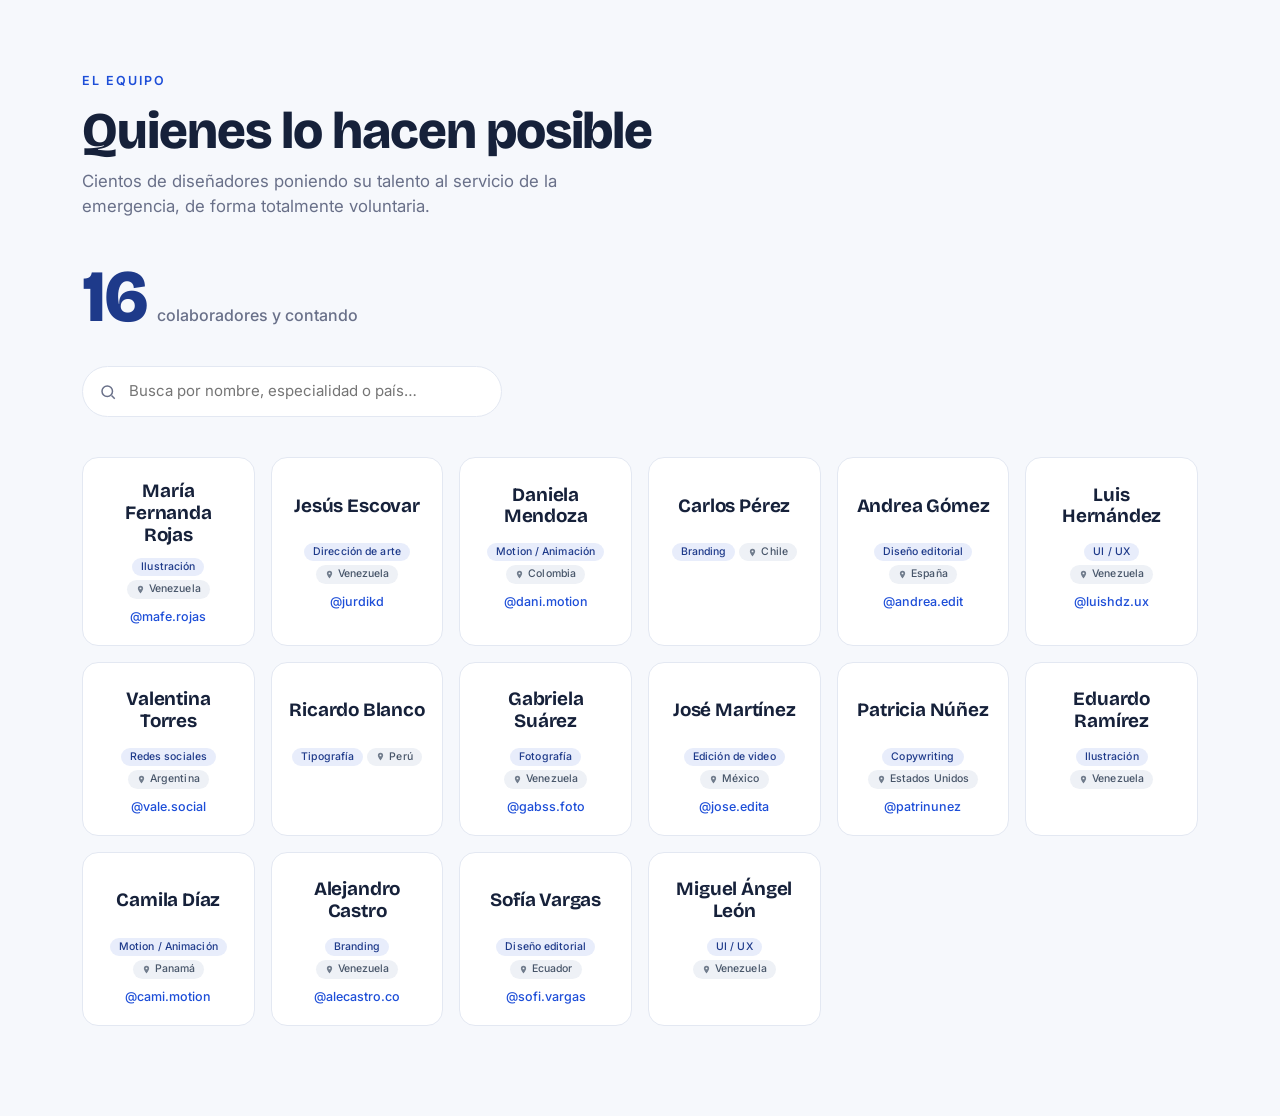
<file: colaboradores (2).html>
<!DOCTYPE html>
<!--
  ============================================================
  MÓDULO DE COLABORADORES — Diseñadores x Venezuela
  ============================================================
  CÓMO USARLO:
  - Opción 1: súbelo como página aparte (ej: colaboradores.html) y enlázalo desde tu menú.
  - Opción 2: copia la sección <section class="collab-section">...</section>,
    el <style> y el <script> dentro de tu index.html (si tu index ya carga Bootstrap,
    no dupliques los <link>/<script> de Bootstrap).

  DÓNDE PONER TUS 400 NOMBRES:
  - Busca abajo "const colaboradores =" y edita esa lista.
  - Formato por persona:  { nombre: "Nombre", rol: "Especialidad", ig: "usuario" }
  - El campo "ig" es opcional (déjalo vacío "" o bórralo si no aplica).

  ¿QUIERES QUE SE ACTUALICE SOLO DESDE TU GOOGLE SHEET? (recomendado para 400)
  - Es posible y te lo explico en el chat. Evita editar este archivo cada vez.
  ============================================================
-->
<html lang="es">
<head>
<meta charset="UTF-8">
<meta name="viewport" content="width=device-width, initial-scale=1.0">
<title>Colaboradores — Diseñadores x Venezuela</title>

<!-- Bootstrap 5 -->
<link rel="stylesheet" href="https://cdnjs.cloudflare.com/ajax/libs/bootstrap/5.3.3/css/bootstrap.min.css">
<!-- Fuentes (consistentes con tu landing) -->
<link rel="preconnect" href="https://fonts.googleapis.com">
<link rel="preconnect" href="https://fonts.gstatic.com" crossorigin>
<link href="https://fonts.googleapis.com/css2?family=Bricolage+Grotesque:opsz,wght@12..96,600;12..96,700;12..96,800&family=Inter:wght@400;500;600&display=swap" rel="stylesheet">

<style>
  :root{
    --paper:#F6F8FC;
    --ink:#16213A;
    --muted:#697089;
    --brand:#1D4ED8;
    --brand-deep:#1E3A8A;
    --line:#E3E8F2;
    --card:#FFFFFF;
  }

  body{
    background:var(--paper);
    color:var(--ink);
    font-family:'Inter',system-ui,sans-serif;
  }

  .collab-section{padding:72px 0 90px}

  /* ---- header ---- */
  .collab-eyebrow{
    font-size:12.5px;letter-spacing:.16em;text-transform:uppercase;
    color:var(--brand);font-weight:600;margin-bottom:14px;
  }
  .collab-title{
    font-family:'Bricolage Grotesque',sans-serif;font-weight:800;
    letter-spacing:-.02em;line-height:1.05;
    font-size:clamp(2rem,5vw,3.2rem);margin-bottom:10px;
  }
  .collab-sub{color:var(--muted);font-size:1.05rem;max-width:46ch}

  /* count-up badge */
  .collab-count{
    display:inline-flex;align-items:baseline;gap:10px;
    margin:26px 0 6px;
  }
  .collab-count .big{
    font-family:'Bricolage Grotesque',sans-serif;font-weight:800;
    font-size:clamp(2.6rem,8vw,4.6rem);line-height:1;
    color:var(--brand-deep);letter-spacing:-.03em;
  }
  .collab-count .lbl{color:var(--muted);font-weight:500}

  /* ---- search ---- */
  .collab-search{
    max-width:420px;margin:26px 0 40px;position:relative;
  }
  .collab-search input{
    border:1.5px solid var(--line);border-radius:999px;
    padding:13px 20px 13px 46px;font-size:15px;width:100%;
    background:var(--card);transition:border-color .15s ease,box-shadow .15s ease;
  }
  .collab-search input:focus{
    outline:none;border-color:var(--brand);
    box-shadow:0 0 0 4px rgba(29,78,216,.12);
  }
  .collab-search svg{
    position:absolute;left:17px;top:50%;transform:translateY(-50%);
    width:18px;height:18px;color:var(--muted);
  }

  /* ---- cards ---- */
  .collab-card{
    background:var(--card);border:1px solid var(--line);
    border-radius:16px;padding:22px 16px 18px;text-align:center;
    height:100%;transition:transform .18s ease,box-shadow .18s ease,border-color .18s ease;
  }
  .collab-card:hover{
    transform:translateY(-4px);
    box-shadow:0 12px 28px -12px rgba(22,33,58,.22);
    border-color:#CBD5EE;
  }
  .collab-name{
    font-family:'Bricolage Grotesque',sans-serif;
    font-size:1.18rem;font-weight:700;line-height:1.16;
    margin:0 0 12px;color:var(--ink);letter-spacing:-.01em;
    min-height:2.7em;display:flex;align-items:center;justify-content:center;
  }
  /* etiquetas (rol + país) — más pequeñas que el nombre */
  .chip{
    display:inline-flex;align-items:center;gap:4px;
    font-size:10.5px;font-weight:500;letter-spacing:.01em;
    padding:4px 9px;line-height:1;
  }
  .chip-rol{
    color:var(--brand-deep);background:rgba(29,78,216,.10);
  }
  .chip-pais{
    color:#475569;background:#EEF1F6;
  }
  .chip-pais svg{width:9px;height:9px;opacity:.75}
  .collab-ig{
    font-size:12.5px;color:var(--brand);text-decoration:none;font-weight:500;
  }
  .collab-ig:hover{text-decoration:underline}

  /* ---- reveal animation ---- */
  .reveal{opacity:0;transform:translateY(16px)}
  .reveal.is-visible{
    opacity:1;transform:none;
    transition:opacity .5s ease,transform .5s ease;
  }

  .collab-empty{
    display:none;text-align:center;color:var(--muted);
    padding:50px 0;font-size:1.05rem;
  }

  @media (prefers-reduced-motion:reduce){
    .reveal{opacity:1;transform:none;transition:none}
    .collab-card{transition:none}
  }
</style>
</head>
<body>

<section class="collab-section">
  <div class="container">

    <!-- Encabezado -->
    <p class="collab-eyebrow">El equipo</p>
    <h2 class="collab-title">Quienes lo hacen posible</h2>
    <p class="collab-sub">Cientos de diseñadores poniendo su talento al servicio de la emergencia, de forma totalmente voluntaria.</p>

    <div class="collab-count">
      <span class="big" id="collabBig">0</span>
      <span class="lbl">colaboradores y contando</span>
    </div>

    <!-- Buscador -->
    <div class="collab-search">
      <svg xmlns="http://www.w3.org/2000/svg" fill="none" viewBox="0 0 24 24" stroke="currentColor" stroke-width="2">
        <circle cx="11" cy="11" r="7"></circle><path d="m21 21-4.3-4.3"></path>
      </svg>
      <input type="text" id="collabSearch" placeholder="Busca por nombre, especialidad o país…" aria-label="Buscar colaborador">
    </div>

    <!-- Grid -->
    <div class="row g-3" id="collabGrid"></div>

    <p class="collab-empty" id="collabEmpty">No encontramos a nadie con ese nombre. Prueba con otra palabra.</p>

  </div>
</section>

<!-- Bootstrap JS (opcional, por si usas componentes interactivos de Bootstrap) -->
<script src="https://cdnjs.cloudflare.com/ajax/libs/bootstrap/5.3.3/js/bootstrap.bundle.min.js"></script>

<script>
  /* ============================================================
     ▼▼▼  TUS 400 COLABORADORES VAN AQUÍ  ▼▼▼
     Formato:  { nombre: "Nombre Apellido", rol: "Especialidad", pais: "País", ig: "usuario" }
     - "ig" es opcional. Déjalo "" si no tienes.
     ============================================================ */
  const colaboradores = [
    { nombre: "María Fernanda Rojas", rol: "Ilustración",        pais: "Venezuela",      ig: "mafe.rojas" },
    { nombre: "Jesús Escovar",        rol: "Dirección de arte",  pais: "Venezuela",      ig: "jurdikd" },
    { nombre: "Daniela Mendoza",      rol: "Motion / Animación", pais: "Colombia",       ig: "dani.motion" },
    { nombre: "Carlos Pérez",         rol: "Branding",           pais: "Chile",          ig: "" },
    { nombre: "Andrea Gómez",         rol: "Diseño editorial",   pais: "España",         ig: "andrea.edit" },
    { nombre: "Luis Hernández",       rol: "UI / UX",            pais: "Venezuela",      ig: "luishdz.ux" },
    { nombre: "Valentina Torres",     rol: "Redes sociales",     pais: "Argentina",      ig: "vale.social" },
    { nombre: "Ricardo Blanco",       rol: "Tipografía",         pais: "Perú",           ig: "" },
    { nombre: "Gabriela Suárez",      rol: "Fotografía",         pais: "Venezuela",      ig: "gabss.foto" },
    { nombre: "José Martínez",        rol: "Edición de video",   pais: "México",         ig: "jose.edita" },
    { nombre: "Patricia Núñez",       rol: "Copywriting",        pais: "Estados Unidos", ig: "patrinunez" },
    { nombre: "Eduardo Ramírez",      rol: "Ilustración",        pais: "Venezuela",      ig: "" },
    { nombre: "Camila Díaz",          rol: "Motion / Animación", pais: "Panamá",         ig: "cami.motion" },
    { nombre: "Alejandro Castro",     rol: "Branding",           pais: "Venezuela",      ig: "alecastro.co" },
    { nombre: "Sofía Vargas",         rol: "Diseño editorial",   pais: "Ecuador",        ig: "sofi.vargas" },
    { nombre: "Miguel Ángel León",    rol: "UI / UX",            pais: "Venezuela",      ig: "" }
    // ... pega aquí el resto de tus colaboradores, separados por comas
  ];
  /* ▲▲▲  FIN DE LA LISTA  ▲▲▲ */


  // ---------- Lógica del módulo (no necesitas tocar nada de aquí abajo) ----------

  const grid = document.getElementById('collabGrid');
  const empty = document.getElementById('collabEmpty');

  // Construir las tarjetas
  function render(lista){
    grid.innerHTML = '';
    lista.forEach(c => {
      const col = document.createElement('div');
      col.className = 'col-6 col-sm-4 col-md-3 col-xl-2';
      const ig = c.ig ? `<a class="collab-ig" href="https://instagram.com/${c.ig}" target="_blank" rel="noopener">@${c.ig}</a>` : '';
      const rolBadge  = c.rol  ? `<span class="badge rounded-pill chip chip-rol">${c.rol}</span>` : '';
      const paisBadge = c.pais ? `<span class="badge rounded-pill chip chip-pais"><svg xmlns="http://www.w3.org/2000/svg" viewBox="0 0 24 24" fill="currentColor"><path d="M12 2a7 7 0 0 0-7 7c0 5 7 13 7 13s7-8 7-13a7 7 0 0 0-7-7zm0 9.5A2.5 2.5 0 1 1 12 6.5a2.5 2.5 0 0 1 0 5z"/></svg>${c.pais}</span>` : '';
      const igHtml    = ig ? `<div class="mt-1">${ig}</div>` : '';
      col.innerHTML = `
        <article class="collab-card reveal">
          <h3 class="collab-name">${c.nombre}</h3>
          <div class="d-flex flex-wrap justify-content-center gap-1">
            ${rolBadge}${paisBadge}
          </div>
          ${igHtml}
        </article>`;
      grid.appendChild(col);
    });
    observarReveal();
  }

  // Animación de aparición al hacer scroll
  let observer;
  function observarReveal(){
    if (observer) observer.disconnect();
    if (!('IntersectionObserver' in window)) {
      document.querySelectorAll('.reveal').forEach(el => el.classList.add('is-visible'));
      return;
    }
    observer = new IntersectionObserver((entries) => {
      entries.forEach((entry, i) => {
        if (entry.isIntersecting){
          // pequeño escalonado para que no aparezcan todas de golpe
          setTimeout(() => entry.target.classList.add('is-visible'), (i % 6) * 60);
          observer.unobserve(entry.target);
        }
      });
    }, { rootMargin: '0px 0px -40px 0px', threshold: 0.05 });
    document.querySelectorAll('.reveal').forEach(el => observer.observe(el));
  }

  // Buscador
  document.getElementById('collabSearch').addEventListener('input', (e) => {
    const q = e.target.value.trim().toLowerCase();
    const filtrados = colaboradores.filter(c =>
      c.nombre.toLowerCase().includes(q) ||
      (c.rol  || '').toLowerCase().includes(q) ||
      (c.pais || '').toLowerCase().includes(q)
    );
    render(filtrados);
    empty.style.display = filtrados.length ? 'none' : 'block';
  });

  // Contador animado (cuenta de 0 hasta el total)
  function contarHasta(el, total){
    if (window.matchMedia('(prefers-reduced-motion: reduce)').matches){ el.textContent = total; return; }
    const dur = 1100, t0 = performance.now();
    function paso(t){
      const p = Math.min((t - t0) / dur, 1);
      el.textContent = Math.floor(p * total);
      if (p < 1) requestAnimationFrame(paso);
    }
    requestAnimationFrame(paso);
  }

  // Inicializar
  render(colaboradores);
  contarHasta(document.getElementById('collabBig'), colaboradores.length);
</script>

</body>
</html>
</file>
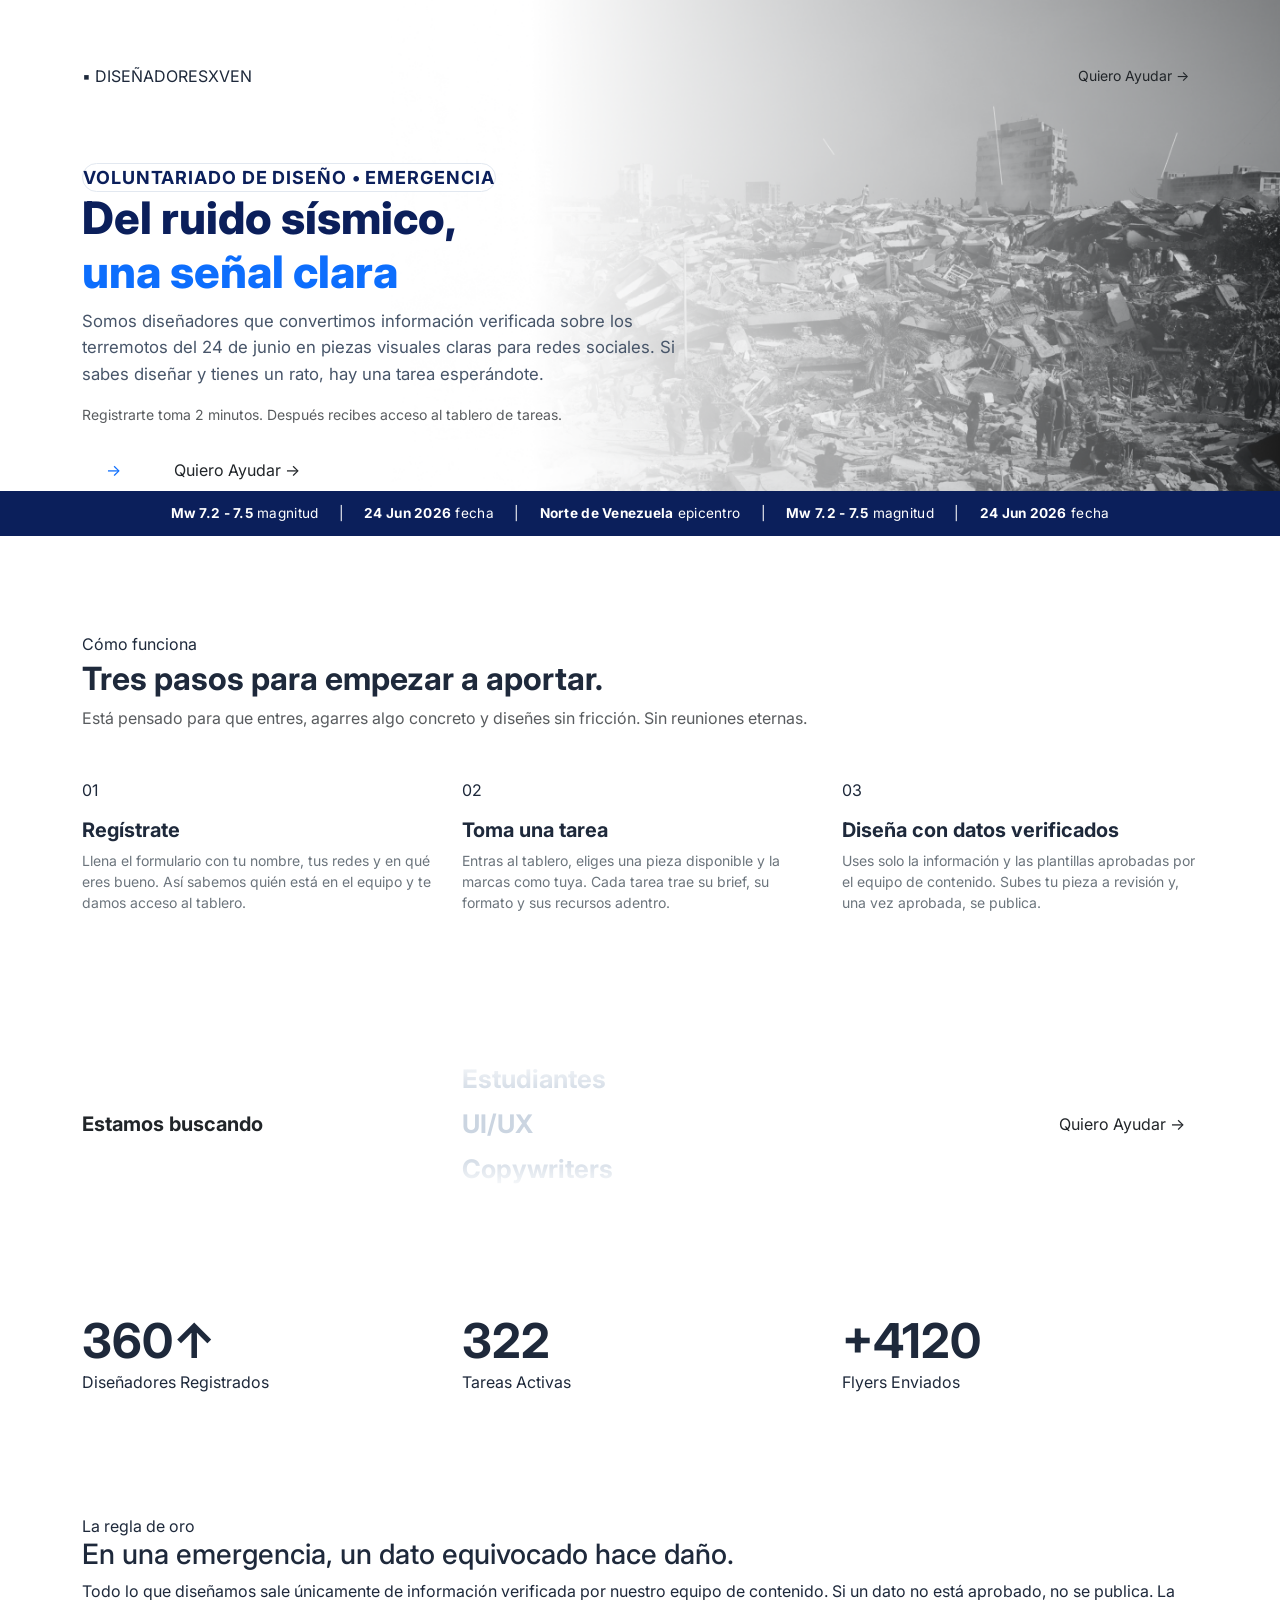
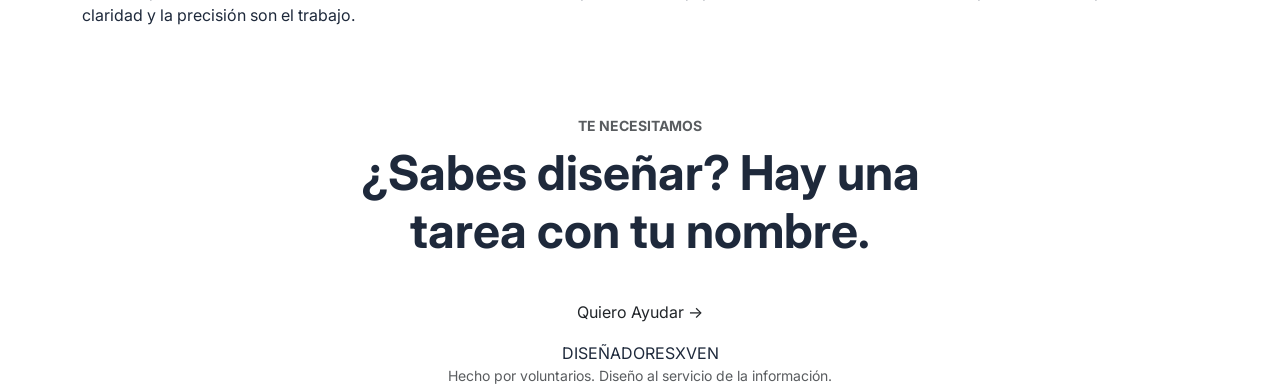
<file: index copy.html>
<!doctype html>
<html lang="es_VE">
  <head>
    <meta charset="UTF-8" />
    <meta name="viewport" content="width=device-width, initial-scale=1.0" />
    <title>Diseñadores por Ven - Voluntariado de Diseño</title>
    <link
      href="https://cdn.jsdelivr.net/npm/bootstrap@5.3.3/dist/css/bootstrap.min.css"
      rel="stylesheet"
    />
    <link
      href="https://fonts.googleapis.com/css2?family=Inter:wght@300;400;600;700;800&display=swap"
      rel="stylesheet"
    />
    <link rel="stylesheet" href="./css/style.css" />
  </head>
  <body>
    <header class="hero-section">
      <div class="container">
        <nav class="d-flex justify-content-between align-items-center mb-5">
          <div class="brand-logo">
            <span class="dot-indicator">▪</span> DISEÑADORESXVEN
          </div>
          <a
            href="https://forms.gle/bs28bGgUnU8BZX2B7"
            class="btn btn-orange btn-sm"
            >Quiero Ayudar &rarr;</a
          >
        </nav>

        <div class="row pt-4">
          <div class="col-lg-7">
            <span class="badge-emergency">
              VOLUNTARIADO DE DISEÑO • EMERGENCIA
            </span>
            <h1 class="hero-title">
              Del ruido sísmico,<br /><span class="text-primary"
                >una señal clara</span
              >
            </h1>
            <p class="hero-lead">
              Somos diseñadores que convertimos información verificada sobre los
              terremotos del 24 de junio en piezas visuales claras para redes
              sociales. Si sabes diseñar y tienes un rato, hay una tarea
              esperándote.
            </p>
            <p class="text-muted small mb-4">
              Registrarte toma 2 minutos. Después recibes acceso al tablero de
              tareas.
            </p>
            <a
              href="https://forms.gle/bs28bGgUnU8BZX2B7"
              class="btn border-0 btn-outline-primary px-4 py-2"
            >
              &rarr;</a
            >
            <a
              href="https://forms.gle/bs28bGgUnU8BZX2B7"
              class="btn btn-orange px-4 py-2"
              >Quiero Ayudar &rarr;</a
            >
          </div>
        </div>
      </div>
    </header>

    <div class="ticker-bar">
      <div class="container-fluid text-center">
        <span class="mx-3"><strong>Mw 7.2 - 7.5</strong> magnitud</span> |
        <span class="mx-3"><strong>24 Jun 2026</strong> fecha</span> |
        <span class="mx-3"><strong>Norte de Venezuela</strong> epicentro</span>
        |
        <span class="mx-3 d-none d-md-inline"
          ><strong>Mw 7.2 - 7.5</strong> magnitud</span
        >
        |
        <span class="mx-3 d-none d-md-inline"
          ><strong>24 Jun 2026</strong> fecha</span
        >
      </div>
    </div>

    <section class="py-5 my-5">
      <div class="container">
        <div class="mb-5">
          <span class="section-subtitle">Cómo funciona</span>
          <h2 class="fw-bold text-navy-dark mt-1">
            Tres pasos para empezar a aportar.
          </h2>
          <p class="text-muted">
            Está pensado para que entres, agarres algo concreto y diseñes sin
            fricción. Sin reuniones eternas.
          </p>
        </div>

        <div class="row g-4">
          <div class="col-md-4">
            <div class="step-card">
              <div class="step-number mb-3">01</div>
              <h4 class="h5 fw-bold">Regístrate</h4>
              <p class="text-secondary small mb-0">
                Llena el formulario con tu nombre, tus redes y en qué eres
                bueno. Así sabemos quién está en el equipo y te damos acceso al
                tablero.
              </p>
            </div>
          </div>
          <div class="col-md-4">
            <div class="step-card">
              <div class="step-number mb-3">02</div>
              <h4 class="h5 fw-bold">Toma una tarea</h4>
              <p class="text-secondary small mb-0">
                Entras al tablero, eliges una pieza disponible y la marcas como
                tuya. Cada tarea trae su brief, su formato y sus recursos
                adentro.
              </p>
            </div>
          </div>
          <div class="col-md-4">
            <div class="step-card">
              <div class="step-number mb-3">03</div>
              <h4 class="h5 fw-bold">Diseña con datos verificados</h4>
              <p class="text-secondary small mb-0">
                Uses solo la información y las plantillas aprobadas por el
                equipo de contenido. Subes tu pieza a revisión y, una vez
                aprobada, se publica.
              </p>
            </div>
          </div>
        </div>
      </div>
    </section>

    <section class="py-5 my-4">
      <div class="container">
        <div class="row align-items-center">
          <div class="col-md-4 text-center text-md-start mb-3 mb-md-0">
            <span class="fw-bold text-dark h5">Estamos buscando</span>
          </div>

          <div
            class="col-md-5 d-flex justify-content-center justify-content-md-start"
          >
            <div class="v-carousel-container">
              <div class="v-carousel-track">
                <div class="v-carousel-item">Estudiantes</div>
                <div class="v-carousel-item">UI/UX</div>
                <div class="v-carousel-item">Copywriters</div>
                <div class="v-carousel-item">Diseñadores</div>
                <div class="v-carousel-item">Desarrolladores</div>
                <div class="v-carousel-item">Editores de Video</div>
                <div class="v-carousel-item">Voice Over</div>
                <div class="v-carousel-item">Project Managers</div>

                <div class="v-carousel-item">Estudiantes</div>
                <div class="v-carousel-item">UI/UX</div>
                <div class="v-carousel-item">Copywriters</div>
                <div class="v-carousel-item font-focused">Diseñadores</div>
                <div class="v-carousel-item">Desarrolladores</div>
                <div class="v-carousel-item">Editores de Video</div>
                <div class="v-carousel-item">Voice Over</div>
                <div class="v-carousel-item">Project Managers</div>
              </div>
            </div>
          </div>

          <div class="col-md-3 text-center text-md-end mt-4 mt-md-0">
            <a href="https://forms.gle/bs28bGgUnU8BZX2B7" class="btn btn-orange"
              >Quiero Ayudar &rarr;</a
            >
          </div>
        </div>
      </div>
    </section>

    <section class="py-5">
      <div class="container">
        <div class="row g-4">
          <div class="col-md-4">
            <div class="metric-card bg-metric-green">
              <div class="display-5 fw-bold">360&uarr;</div>
              <div class="metric-label">Diseñadores Registrados</div>
            </div>
          </div>
          <div class="col-md-4">
            <div class="metric-card bg-metric-purple">
              <div class="display-5 fw-bold">322</div>
              <div class="metric-label">Tareas Activas</div>
            </div>
          </div>
          <div class="col-md-4">
            <div class="metric-card bg-metric-orange">
              <div class="display-5 fw-bold">+4120</div>
              <div class="metric-label">Flyers Enviados</div>
            </div>
          </div>
        </div>
      </div>
    </section>

    <section class="py-5 my-4">
      <div class="container">
        <div class="gold-rule-card">
          <span class="gold-rule-subtitle">La regla de oro</span>
          <h3 class="gold-rule-title">
            En una emergencia, un dato equivocado hace daño.
          </h3>
          <p class="gold-rule-text">
            Todo lo que diseñamos sale únicamente de información verificada por
            nuestro equipo de contenido. Si un dato no está aprobado, no se
            publica. La claridad y la precisión son el trabajo.
          </p>
        </div>
      </div>
    </section>

    <section id="unirse" class="final-cta-section text-center">
      <div class="container">
        <span class="text-uppercase text-muted fw-bold small d-block mb-2"
          >Te necesitamos</span
        >
        <h2 class="display-5 fw-bold text-navy-dark mb-4">
          ¿Sabes diseñar? Hay una<br />tarea con tu nombre.
        </h2>
        <a href="#" class="btn btn-orange px-5 py-3">Quiero Ayudar &rarr;</a>
      </div>
    </section>

    <footer class="text-center">
      <div class="container">
        <div class="footer-logo">DISEÑADORESXVEN</div>
        <p class="mb-0 text-muted small">
          Hecho por voluntarios. Diseño al servicio de la información.
        </p>
      </div>
    </footer>

    <script src="https://cdn.jsdelivr.net/npm/bootstrap@5.3.3/dist/js/bootstrap.bundle.min.js"></script>
  </body>
</html>
</file>
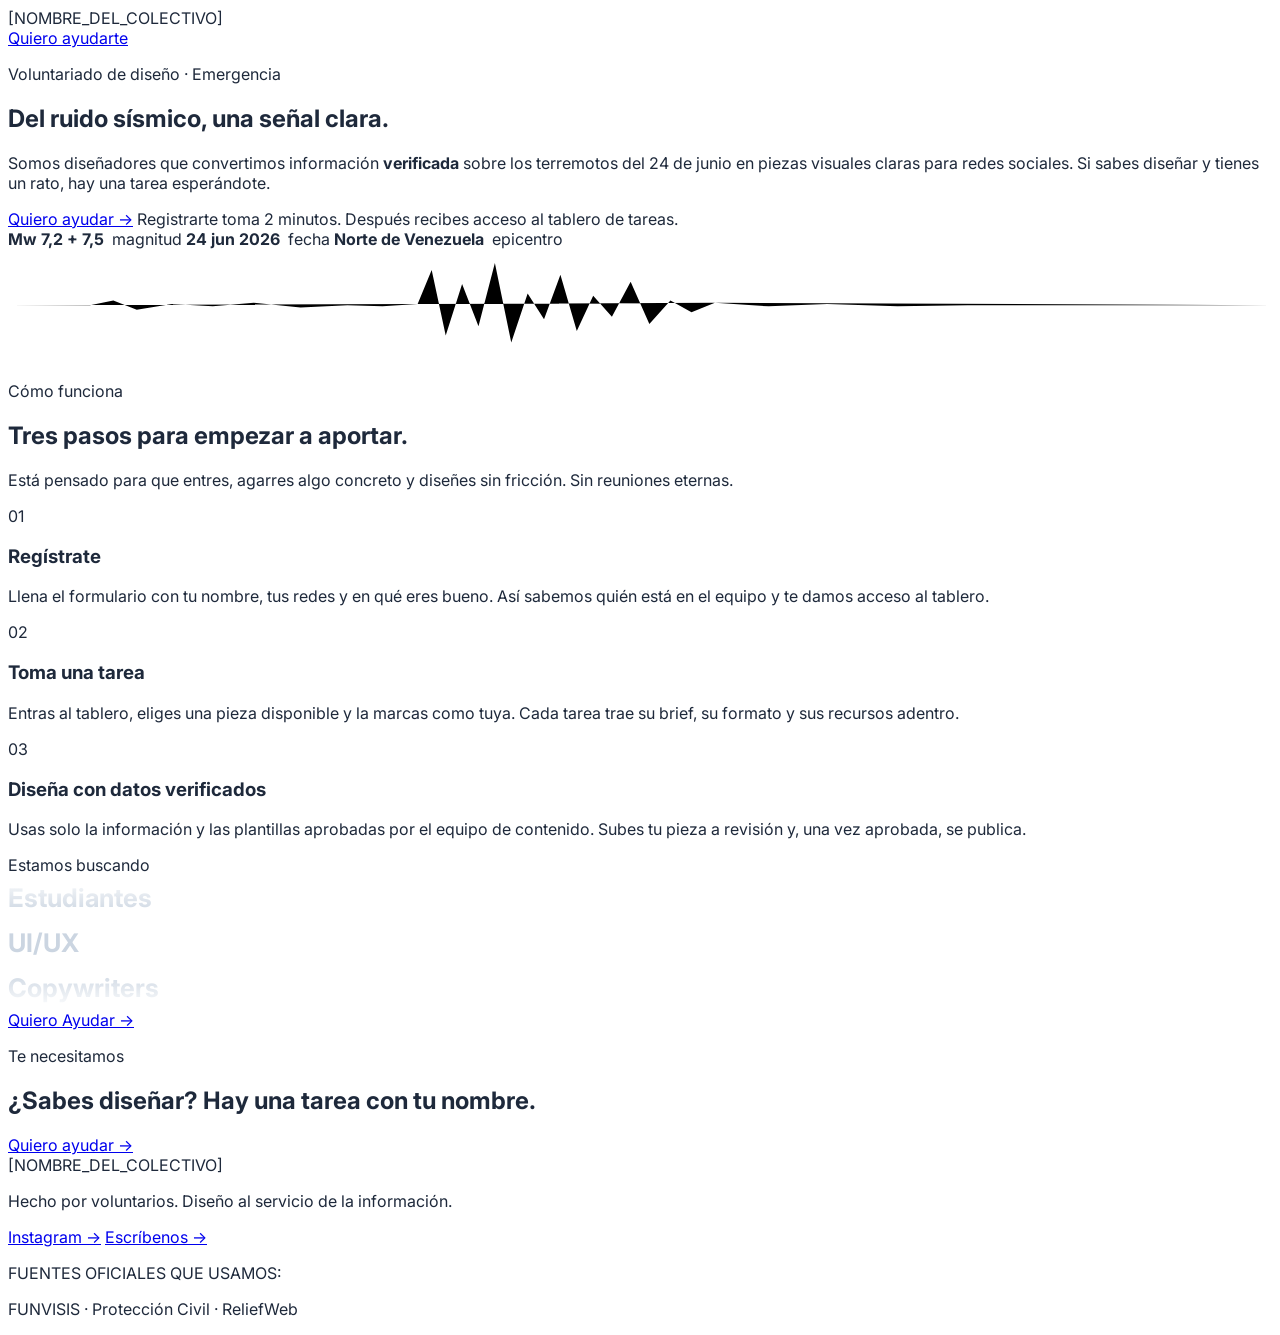
<file: index.old.html>
<!doctype html>
<!--
  ============================================================
  PERSONALIZA ESTO ANTES DE SUBIR (busca cada etiqueta abajo):

  1. [NOMBRE_DEL_COLECTIVO]  -> el nombre de tu grupo (aparece varias veces)
  2. PEGA_AQUI_TU_FORM       -> el link de tu Google Form (en los botones "Quiero ayudar")
  3. PEGA_AQUI_TU_INSTAGRAM  -> tu red social de contacto (en el footer)
  4. PEGA_AQUI_TU_CORREO     -> correo de contacto (en el footer)

  Tip: usa Buscar y reemplazar (Ctrl+H) en cualquier editor de texto.
  Para subirlo: arrastra este archivo a la carpeta public_html de tu hosting (cPanel o FTP).
  ============================================================
-->
<html lang="es">
  <head>
    <meta charset="UTF-8" />
    <meta name="viewport" content="width=device-width, initial-scale=1.0" />
    <title>Diseñadores x venezuela</title>
    <meta
      name="description"
      content="Colectivo de diseñadores voluntarios que convierte información verificada sobre los terremotos de Venezuela en piezas claras para redes sociales."
    />
    <link rel="preconnect" href="https://fonts.googleapis.com" />
    <link rel="preconnect" href="https://fonts.gstatic.com" crossorigin />
    <link
      href="https://fonts.googleapis.com/css2?family=Bricolage+Grotesque:opsz,wght@12..96,500;12..96,700;12..96,800&family=Inter:wght@400;500;600&family=Spline+Sans+Mono:wght@400;500&display=swap"
      rel="stylesheet"
    />
    <link rel="stylesheet" href="./css/style.css" />
  </head>
  <body>
    <header>
      <div class="wrap bar">
        <div class="brand">
          <span class="pulse-dot"></span>[NOMBRE_DEL_COLECTIVO]
        </div>
        <a class="nav-cta" href="https://forms.gle/bs28bGgUnU8BZX2B7"
          >Quiero ayudarte</a
        >
      </div>
    </header>

    <main>
      <!-- HERO -->
      <section class="hero">
        <div class="wrap">
          <p class="eyebrow">Voluntariado de diseño · Emergencia</p>
          <h1 class="display">
            Del ruido sísmico, una <span class="em">señal clara</span>.
          </h1>
          <p class="lede">
            Somos diseñadores que convertimos información
            <strong>verificada</strong> sobre los terremotos del 24 de junio en
            piezas visuales claras para redes sociales. Si sabes diseñar y
            tienes un rato, hay una tarea esperándote.
          </p>
          <div class="cta-row">
            <a class="btn" href="PEGA_AQUI_TU_FORM"
              >Quiero ayudar <span class="arr">→</span></a
            >
            <span class="cta-note"
              >Registrarte toma 2 minutos. Después recibes acceso al tablero de
              tareas.</span
            >
          </div>

          <!-- SIGNATURE: seismograph trace -->
          <div class="seismo">
            <div class="meta">
              <span><b>Mw 7,2 + 7,5</b> &nbsp;magnitud</span>
              <span><b>24 jun 2026</b> &nbsp;fecha</span>
              <span><b>Norte de Venezuela</b> &nbsp;epicentro</span>
            </div>
            <svg
              class="trace"
              viewBox="0 0 1080 96"
              preserveAspectRatio="none"
              aria-hidden="true"
            >
              <line class="baseline" x1="0" y1="48" x2="1080" y2="48"></line>
              <path
                d="M0,48 L70,48 L90,44 L110,52 L140,47 L175,49 L210,46 L250,50 L290,48 L320,49 L350,47"
              />
              <path
                class="spike"
                d="M350,47 L362,18 L374,74 L388,30 L402,66 L416,12 L430,80 L444,38 L458,60 L472,22 L486,70 L500,40 L516,58 L532,28 L548,64 L566,44 L584,54 L604,46"
              />
              <path
                d="M604,46 L650,49 L700,47 L760,49 L820,48 L900,48 L1000,48 L1080,48"
              />
            </svg>
          </div>
        </div>
      </section>

      <!-- HOW IT WORKS -->
      <section>
        <div class="wrap">
          <div class="sec-head">
            <p class="eyebrow">Cómo funciona</p>
            <h2>Tres pasos para empezar a aportar.</h2>
            <p>
              Está pensado para que entres, agarres algo concreto y diseñes sin
              fricción. Sin reuniones eternas.
            </p>
          </div>
          <div class="steps">
            <div class="step">
              <span class="num">01</span>
              <h3>Regístrate</h3>
              <p>
                Llena el formulario con tu nombre, tus redes y en qué eres
                bueno. Así sabemos quién está en el equipo y te damos acceso al
                tablero.
              </p>
            </div>
            <div class="step">
              <span class="num">02</span>
              <h3>Toma una tarea</h3>
              <p>
                Entras al tablero, eliges una pieza disponible y la marcas como
                tuya. Cada tarea trae su brief, su formato y sus recursos
                adentro.
              </p>
            </div>
            <div class="step">
              <span class="num">03</span>
              <h3>Diseña con datos verificados</h3>
              <p>
                Usas solo la información y las plantillas aprobadas por el
                equipo de contenido. Subes tu pieza a revisión y, una vez
                aprobada, se publica.
              </p>
            </div>
          </div>
        </div>
      </section>

      <!-- GOLDEN RULE -->
      <section class="py-5 my-4">
        <div class="container">
          <div class="row align-items-center">
            <div class="col-md-4 text-center text-md-start mb-3 mb-md-0">
              <span class="fw-bold text-dark h5">Estamos buscando</span>
            </div>

            <div
              class="col-md-5 d-flex justify-content-center justify-content-md-start"
            >
              <div class="v-carousel-container">
                <div class="v-carousel-track">
                  <div class="v-carousel-item">Estudiantes</div>
                  <div class="v-carousel-item">UI/UX</div>
                  <div class="v-carousel-item">Copywriters</div>
                  <div class="v-carousel-item active">Diseñadores</div>
                  <div class="v-carousel-item">Desarrolladores</div>
                  <div class="v-carousel-item">Editores de Video</div>
                  <div class="v-carousel-item">Project Managers</div>

                  <div class="v-carousel-item">Estudiantes</div>
                  <div class="v-carousel-item">UI/UX</div>
                  <div class="v-carousel-item">Copywriters</div>
                  <div class="v-carousel-item active">Diseñadores</div>
                  <div class="v-carousel-item">Desarrolladores</div>
                  <div class="v-carousel-item">Editores de Video</div>
                  <div class="v-carousel-item">Project Managers</div>
                </div>
              </div>
            </div>

            <div class="col-md-3 text-center text-md-end mt-4 mt-md-0">
              <a href="#unirse" class="btn btn-orange">Quiero Ayudar &rarr;</a>
            </div>
          </div>
        </div>
      </section>

      <!-- FINAL CTA -->
      <section class="final">
        <div class="wrap">
          <p class="eyebrow" style="margin-bottom: 18px">Te necesitamos</p>
          <h2 class="display">¿Sabes diseñar? Hay una tarea con tu nombre.</h2>
          <a class="btn" href="PEGA_AQUI_TU_FORM"
            >Quiero ayudar <span class="arr">→</span></a
          >
        </div>
      </section>
    </main>

    <footer>
      <div class="wrap foot">
        <div>
          <div class="brand">
            <span class="pulse-dot"></span>[NOMBRE_DEL_COLECTIVO]
          </div>
          <p>Hecho por voluntarios. Diseño al servicio de la información.</p>
        </div>
        <div class="foot-links">
          <a href="PEGA_AQUI_TU_INSTAGRAM">Instagram →</a>
          <a href="mailto:PEGA_AQUI_TU_CORREO">Escríbenos →</a>
        </div>
        <div>
          <p class="sources">FUENTES OFICIALES QUE USAMOS:</p>
          <p class="sources">FUNVISIS · Protección Civil · ReliefWeb</p>
        </div>
      </div>
    </footer>
  </body>
</html>
</file>
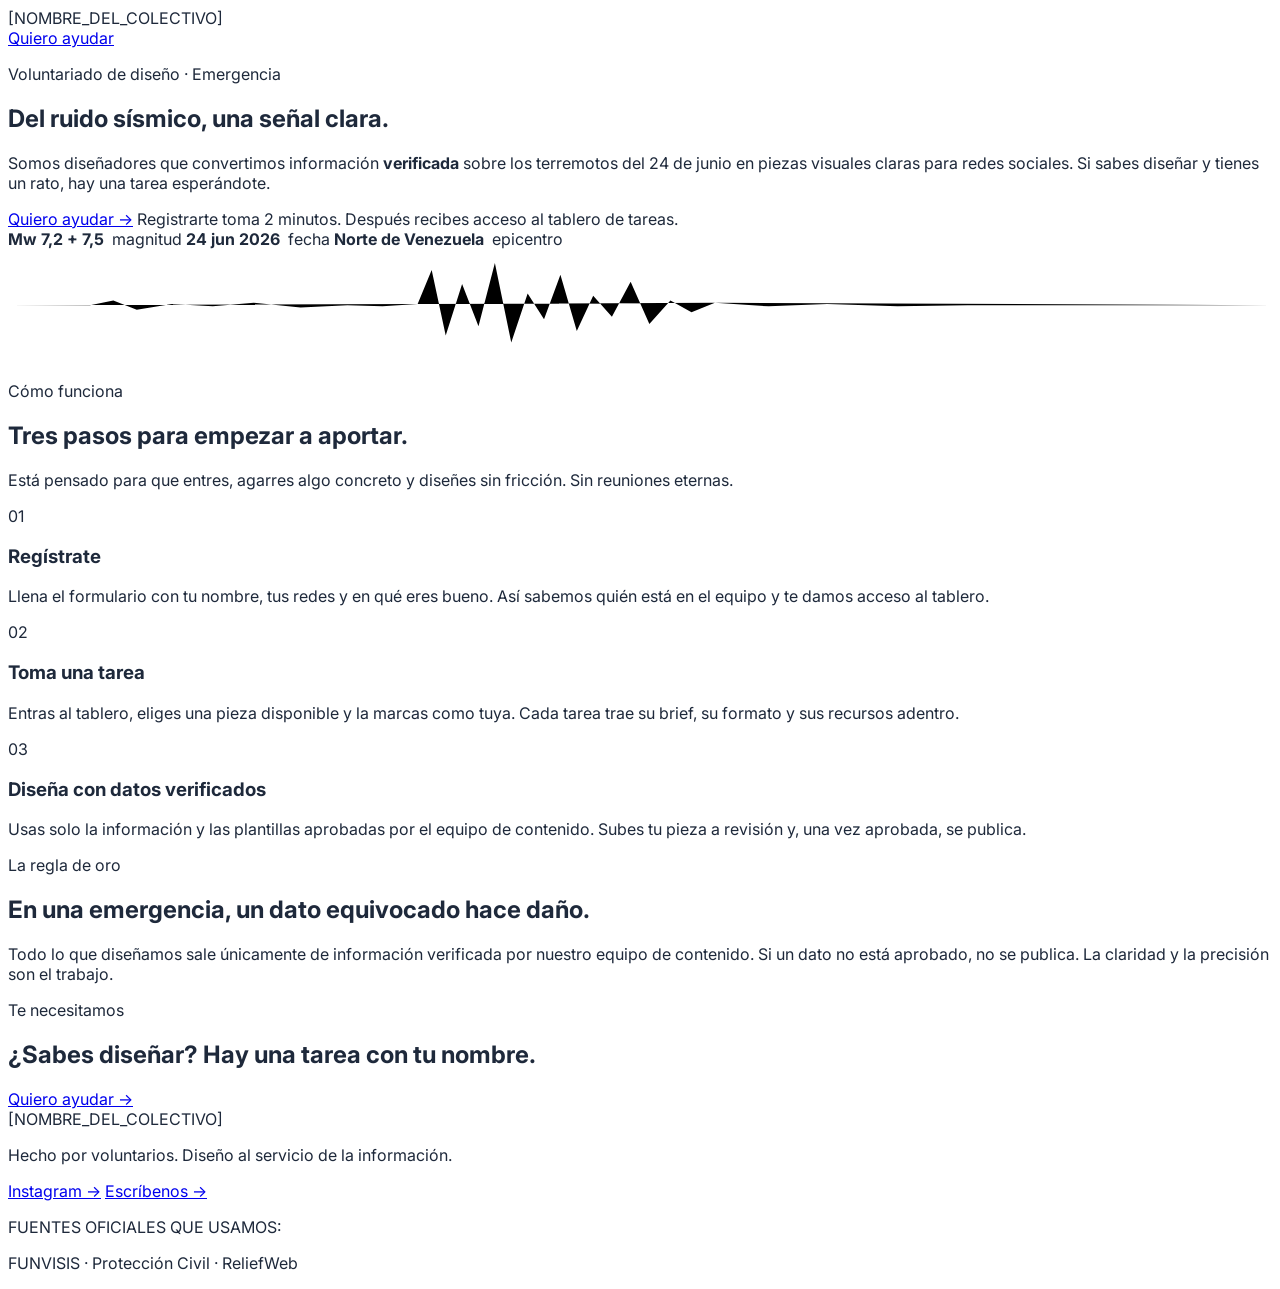
<file: index1.html>
<!doctype html>
<!--
  ============================================================
  PERSONALIZA ESTO ANTES DE SUBIR (busca cada etiqueta abajo):

  1. [NOMBRE_DEL_COLECTIVO]  -> el nombre de tu grupo (aparece varias veces)
  2. PEGA_AQUI_TU_FORM       -> el link de tu Google Form (en los botones "Quiero ayudar")
  3. PEGA_AQUI_TU_INSTAGRAM  -> tu red social de contacto (en el footer)
  4. PEGA_AQUI_TU_CORREO     -> correo de contacto (en el footer)

  Tip: usa Buscar y reemplazar (Ctrl+H) en cualquier editor de texto.
  Para subirlo: arrastra este archivo a la carpeta public_html de tu hosting (cPanel o FTP).
  ============================================================
-->
<html lang="es">
  <head>
    <meta charset="UTF-8" />
    <meta name="viewport" content="width=device-width, initial-scale=1.0" />
    <title>Diseñadores por venezuela</title>
    <meta
      name="description"
      content="Colectivo de diseñadores voluntarios que convierte información verificada sobre los terremotos de Venezuela en piezas claras para redes sociales."
    />
    <link rel="preconnect" href="https://fonts.googleapis.com" />
    <link rel="preconnect" href="https://fonts.gstatic.com" crossorigin />
    <link
      href="https://fonts.googleapis.com/css2?family=Bricolage+Grotesque:opsz,wght@12..96,500;12..96,700;12..96,800&family=Inter:wght@400;500;600&family=Spline+Sans+Mono:wght@400;500&display=swap"
      rel="stylesheet"
    />
    <link rel="stylesheet" href="css/style.css" />
  </head>
  <body>
    <header>
      <div class="wrap bar">
        <div class="brand">
          <span class="pulse-dot"></span>[NOMBRE_DEL_COLECTIVO]
        </div>
        <a class="nav-cta" href="PEGA_AQUI_TU_FORM">Quiero ayudar</a>
      </div>
    </header>

    <main>
      <!-- HERO -->
      <section class="hero">
        <div class="wrap">
          <p class="eyebrow">Voluntariado de diseño · Emergencia</p>
          <h1 class="display">
            Del ruido sísmico, una <span class="em">señal clara</span>.
          </h1>
          <p class="lede">
            Somos diseñadores que convertimos información
            <strong>verificada</strong> sobre los terremotos del 24 de junio en
            piezas visuales claras para redes sociales. Si sabes diseñar y
            tienes un rato, hay una tarea esperándote.
          </p>
          <div class="cta-row">
            <a class="btn" href="PEGA_AQUI_TU_FORM"
              >Quiero ayudar <span class="arr">→</span></a
            >
            <span class="cta-note"
              >Registrarte toma 2 minutos. Después recibes acceso al tablero de
              tareas.</span
            >
          </div>

          <!-- SIGNATURE: seismograph trace -->
          <div class="seismo">
            <div class="meta">
              <span><b>Mw 7,2 + 7,5</b> &nbsp;magnitud</span>
              <span><b>24 jun 2026</b> &nbsp;fecha</span>
              <span><b>Norte de Venezuela</b> &nbsp;epicentro</span>
            </div>
            <svg
              class="trace"
              viewBox="0 0 1080 96"
              preserveAspectRatio="none"
              aria-hidden="true"
            >
              <line class="baseline" x1="0" y1="48" x2="1080" y2="48"></line>
              <path
                d="M0,48 L70,48 L90,44 L110,52 L140,47 L175,49 L210,46 L250,50 L290,48 L320,49 L350,47"
              />
              <path
                class="spike"
                d="M350,47 L362,18 L374,74 L388,30 L402,66 L416,12 L430,80 L444,38 L458,60 L472,22 L486,70 L500,40 L516,58 L532,28 L548,64 L566,44 L584,54 L604,46"
              />
              <path
                d="M604,46 L650,49 L700,47 L760,49 L820,48 L900,48 L1000,48 L1080,48"
              />
            </svg>
          </div>
        </div>
      </section>

      <!-- HOW IT WORKS -->
      <section>
        <div class="wrap">
          <div class="sec-head">
            <p class="eyebrow">Cómo funciona</p>
            <h2>Tres pasos para empezar a aportar.</h2>
            <p>
              Está pensado para que entres, agarres algo concreto y diseñes sin
              fricción. Sin reuniones eternas.
            </p>
          </div>
          <div class="steps">
            <div class="step">
              <span class="num">01</span>
              <h3>Regístrate</h3>
              <p>
                Llena el formulario con tu nombre, tus redes y en qué eres
                bueno. Así sabemos quién está en el equipo y te damos acceso al
                tablero.
              </p>
            </div>
            <div class="step">
              <span class="num">02</span>
              <h3>Toma una tarea</h3>
              <p>
                Entras al tablero, eliges una pieza disponible y la marcas como
                tuya. Cada tarea trae su brief, su formato y sus recursos
                adentro.
              </p>
            </div>
            <div class="step">
              <span class="num">03</span>
              <h3>Diseña con datos verificados</h3>
              <p>
                Usas solo la información y las plantillas aprobadas por el
                equipo de contenido. Subes tu pieza a revisión y, una vez
                aprobada, se publica.
              </p>
            </div>
          </div>
        </div>
      </section>

      <!-- GOLDEN RULE -->
      <section style="padding-top: 0">
        <div class="wrap">
          <div class="rule">
            <div class="accent-line"></div>
            <div class="accent-line two"></div>
            <p class="eyebrow">La regla de oro</p>
            <h2>En una emergencia, un dato equivocado hace daño.</h2>
            <p>
              Todo lo que diseñamos sale únicamente de información verificada
              por nuestro equipo de contenido. Si un dato no está aprobado, no
              se publica. La claridad y la precisión son el trabajo.
            </p>
          </div>
        </div>
      </section>

      <!-- FINAL CTA -->
      <section class="final">
        <div class="wrap">
          <p class="eyebrow" style="margin-bottom: 18px">Te necesitamos</p>
          <h2 class="display">¿Sabes diseñar? Hay una tarea con tu nombre.</h2>
          <a class="btn" href="PEGA_AQUI_TU_FORM"
            >Quiero ayudar <span class="arr">→</span></a
          >
        </div>
      </section>
    </main>

    <footer>
      <div class="wrap foot">
        <div>
          <div class="brand">
            <span class="pulse-dot"></span>[NOMBRE_DEL_COLECTIVO]
          </div>
          <p>Hecho por voluntarios. Diseño al servicio de la información.</p>
        </div>
        <div class="foot-links">
          <a href="PEGA_AQUI_TU_INSTAGRAM">Instagram →</a>
          <a href="mailto:PEGA_AQUI_TU_CORREO">Escríbenos →</a>
        </div>
        <div>
          <p class="sources">FUENTES OFICIALES QUE USAMOS:</p>
          <p class="sources">FUNVISIS · Protección Civil · ReliefWeb</p>
        </div>
      </div>
    </footer>
  </body>
</html>
</file>
<file: css/style.css>
/* ==========================================================================
   VARIABLES CORPORATIVAS DE PALETA (NUEVO DISEÑO)
   ========================================================================== */
:root {
    --navy-main: #0B1F5B;      /* Azul marino institucional de los botones y textos */
    --blue-light: #0099FF;     /* Azul brillante usado en links, destacados y CTA */
    --navy-dark: #0B1F5B;      /* Azul ultra oscuro para footer y fondos */
    --ticker-bg: #0B1F5B;      /* Fondo azul noche del Ticker */
    --text-dark: #1e293b;
    --border-gray: #e2e8f0;
    --pink-ribbon-bg: #fff0f2; /* Color de fondo suave de la regla de oro */
    --red-ribbon-text: #e11d48;/* Color de texto de la regla de oro */
}

body {
    font-family: 'Inter', sans-serif;
    color: var(--text-dark);
    background-color: #ffffff;
    overflow-x: hidden;
}

/* ==========================================================================
   NAVBAR & CONFIGURACIÓN RESPONSIVE BASICA
   ========================================================================== */
.site-navbar {
    border-bottom: 1px solid var(--border-gray);
    padding: 15px 0;
}

.brand-text {
    line-height: 1.1;
    font-size: 0.95rem;
    color: #071c40;
    letter-spacing: 0.02em;
}
.brand-text span {
    font-size: 0.75rem;
    color: var(--blue-light);
    font-weight: 500;
}

.navbar-nav .nav-link {
    font-weight: 700;
    font-size: 0.8rem;
    color: #475569 !important;
    letter-spacing: 0.05em;
    padding: 0 15px !important;
}
.navbar-nav .nav-link:hover {
    color: var(--blue-light) !important;
}

@media (max-width: 991.98px) {
    .w-100-mobile {
        width: 100% !important;
        display: block;
    }
}

/* ==========================================================================
   COMPONENTES DE BOTONES Y BADGES
   ========================================================================== */
.btn-blue-light {
    background-color: var(--blue-light);
    color: #ffffff;
    font-weight: 700;
    border-radius: 6px;
    padding: 10px 22px;
    border: none;
    transition: all 0.2s ease-in-out;
}
.btn-blue-light:hover {
    background-color: #0077d4;
    color: #ffffff;
}

.btn-navy {
    background-color: var(--navy-main);
    color: #ffffff;
    font-weight: 700;
    border-radius: 6px;
    border: none;
    transition: all 0.2s ease-in-out;
}
.btn-navy:hover {
    background-color: var(--navy-dark);
    color: #ffffff;
}

.btn-outline-blue {
    background-color: transparent;
    color: var(--blue-light);
    border: 2px solid var(--blue-light);
    font-weight: 700;
    border-radius: 6px;
    transition: all 0.2s ease-in-out;
}
.btn-outline-blue:hover {
    background-color: var(--blue-light);
    color: #ffffff;
}

.text-blue-light { color: var(--blue-light); }
.text-navy { color: var(--navy-main); }

.badge-emergency {
    display: inline-block;
    background-color: #ffffff;
    color: var(--navy-main);
    border: 1px solid var(--border-gray);
    
    border-radius: 50rem;
    font-weight: 700;
    font-size: 1.125rem;
    letter-spacing: 0.05em;
}

/* ==========================================================================
   HERO LAYOUT DESKTOP OVERLAYS
   ========================================================================== */
.hero-section {
    padding: 60px 0 0px 0;
    background-color: #ffffff;
    background-image: url('../img/background/background.png');
    background-repeat: no-repeat;
    background-position: center;
    background-size: cover;
}

.hero-title {
    font-weight: 800;
    font-size: 2.8rem;
    color: var(--navy-dark);
    line-height: 1.2;
}

.hero-lead {
    font-size: 1.05rem;
    color: #475569;
    line-height: 1.6;
}

/* Manejo de las tarjetas de datos absolutas sobre la imagen de la derecha */
.hero-image-wrapper {
    position: relative;
    width: 100%;
}
.main-hero-img {
    width: 100%;
    border-radius: 12px;
}

.floating-data-card {
    position: absolute;
    background: rgba(255, 255, 255, 0.92);
    backdrop-filter: blur(4px);
    border: 1px solid rgba(226, 232, 240, 0.8);
    padding: 12px 16px;
    border-radius: 8px;
    box-shadow: 0 10px 25px -5px rgba(0, 0, 0, 0.05);
    min-width: 160px;
}
.floating-data-card strong {
    font-size: 1.2rem;
    color: var(--navy-dark);
    display: block;
}
.text-xs { font-size: 0.65rem; }

/* Ubicaciones exactas basadas en el diseño superior derecho */
.card-1 { top: -39px; right: 73%; }
.card-2 { top: -10px; right: 36%; }
.card-3 { top: -13px; right: -15px; }

/* ==========================================================================
   DIVISOR TRICOLOR & TICKER
   ========================================================================== */
.color-divider-bar {
    display: flex;
    width: 100%;
    height: 10px;
}
.color-divider-bar .stripe { height: 100%; }
.color-divider-bar .yellow { flex: 1; background-color: #ffcc00; }
.color-divider-bar .navy { flex: 1; background-color: #002266; }
.color-divider-bar .red { flex: 1; background-color: #cf2027; }

.ticker-bar {
    background-color: var(--ticker-bg);
    color: #ffffff;
    font-size: 0.85rem;
    padding: 12px 0;
    letter-spacing: 0.02em;
}

/* ==========================================================================
   SECCIONES SECUNDARIAS & METRICAS
   ========================================================================== */
.section-tag {
    font-size: 0.7rem;
    font-weight: 700;
    color: #94a3b8;
    letter-spacing: 0.08em;
    text-transform: uppercase;
}

.bg-light-gray {
    background-color: #f8fafc;
}

.metric-number {
    font-size: 3rem;
    font-weight: 800;
    color: var(--text-dark);
    line-height: 1;
}
.metric-text-label {
    font-size: 0.75rem;
    font-weight: 700;
    color: #64748b;
    margin-top: 8px;
    letter-spacing: 0.05em;
}

.step-card-new {
    background: #ffffff;
    border: 1px solid var(--border-gray);
    border-radius: 6px;
    padding: 25px;
    height: 100%;
}
.step-num-blue {
    font-size: 1.3rem;
    font-weight: 800;
    color: var(--blue-light);
    margin-bottom: 10px;
}

/* ==========================================================================
   LA REGLA DE ORO (MARQUEE INFINITO CONTINUO)
   ========================================================================== */
.golden-rule-ribbon {
    background-color: var(--pink-ribbon-bg);
    color: var(--red-ribbon-text);
    font-weight: 700;
    font-size: 0.75rem;
    letter-spacing: 0.06em;
    padding: 10px 0;
    overflow: hidden;
    white-space: nowrap;
    border-top: 1px solid rgba(225, 29, 72, 0.1);
    border-bottom: 1px solid rgba(225, 29, 72, 0.1);
}
.ribbon-track {
    display: inline-block;
    animation: ribbonMarquee 25s linear infinite;
}
@keyframes ribbonMarquee {
    0% { transform: translate3d(0, 0, 0); }
    100% { transform: translate3d(-50%, 0, 0); }
}

/* ==========================================================================
   CARRUSEL VERTICAL INVERSO (3 ITEMS SIMULTÁNEOS DESPLEGADOS)
   ========================================================================== */
.v-carousel-container {
    height: 135px; /* Ventana exacta para visualizar 3 ítems cómodamente */
    overflow: hidden;
    position: relative;
    width: 100%;
    max-width: 280px;
}

/* Difuminado cinemático arriba y abajo */
.v-carousel-container::before,
.v-carousel-container::after {
    content: "";
    position: absolute;
    left: 0;
    right: 0;
    height: 40px;
    z-index: 2;
    pointer-events: none;
}
.v-carousel-container::before {
    top: 0;
    background: linear-gradient(to bottom, #ffffff 0%, rgba(255,255,255,0) 100%);
}
.v-carousel-container::after {
    bottom: 0;
    background: linear-gradient(to top, #ffffff 0%, rgba(255,255,255,0) 100%);
}

.v-carousel-track {
    display: flex;
    flex-direction: column;
    /* 3 ítems x 45px de altura individual = 135px de loop */
    animation: scrollDownThree 10s linear infinite;
}

.v-carousel-item {
    height: 45px;
    display: flex;
    align-items: center;
    justify-content: center;
    font-size: 1.6rem;
    font-weight: 700;
    color: #cbd5e1; /* Los perfiles secundarios se ven difuminados o claros */
    transition: all 0.2s ease-in-out;
}

/* Fija visualmente la fila del medio en color oscuro nítido */
.v-carousel-item.active-focus {
    color: #071c40;
    font-weight: 800;
}

@media (min-width: 768px) {
    .v-carousel-item {
        justify-content: flex-start;
    }
}

@keyframes scrollDownThree {
    0% { transform: translateY(-135px); }
    100% { transform: translateY(0); }
}

/* ==========================================================================
   FOOTER REFINADO (ALINEACIÓN EXACTA DESKTOP / RESPONSIVE MOBILE)
   ========================================================================== */
.footer-site {
    background-color: #0047AB; 
    position: relative;
    width: 100%;
}

/* Ajustes del branding dentro del footer */
.brand-text-footer {
    line-height: 1.1;
    font-size: 1rem;
    font-weight: 700;
    letter-spacing: 0.02em;
}
.brand-text-footer span {
    font-size: 0.78rem;
    color: #0091ff; /* Azul brillante */
    font-weight: 600;
}

/* Texto descriptivo superior derecho */
.footer-info-text {
    color: rgba(255, 255, 255, 0.85);
    font-size: 0.85rem;
    font-weight: 400;
}

/* Íconos de redes sociales */
.social-icons-footer a {
    color: #ffffff;
    font-size: 1.2rem;
    transition: transform 0.2s ease, opacity 0.2s ease;
    opacity: 0.9;
}
.social-icons-footer a:hover {
    transform: translateY(-2px);
    opacity: 1;
}

/* Separador interno horizontal */
.footer-hr {
    border-top: 1px solid rgba(255, 255, 255, 0.15);
    margin: 0;
    opacity: 1;
}

/* Texto de derechos reservados */
.footer-copy-text {
    color: rgba(255, 255, 255, 0.6);
    font-size: 0.78rem;
    font-weight: 400;
}

/* Enlaces de licencia y privacidad */
.footer-legal-links a {
    color: rgba(255, 255, 255, 0.6);
    font-size: 0.78rem;
    text-decoration: none;
    transition: color 0.2s ease;
    font-weight: 400;
}
.footer-legal-links a:hover {
    color: #ffffff;
}

/* Asegurar empaquetado fluido sin desbordamientos marginales */
.grid-row-fix {
    margin-left: 0;
    margin-right: 0;
}

/* Optimización Responsive: Stacking limpio en móviles */
@media (max-width: 767.98px) {
    .brand-text-footer {
        text-align: center;
    }
    .footer-info-text {
        font-size: 0.9rem;
    }
    .footer-legal-links {
        margin-top: 5px;
    }
}

/* ==========================================================================
   ESTILOS PERSONALIZADOS PARA EL MODAL DE AYUDA
   ========================================================================== */
.modal-custom-box {
    border-radius: 8px !important;
    overflow: hidden;
}

.modal-custom-box .modal-header {
    background-color: #003fa8; /* El azul rey de tu diseño */
    border-bottom: 2px solid #ffcc00; /* Detalle amarillo tricolor sutil */
}

.modal-custom-box .modal-title {
    letter-spacing: 0.03em;
}

/* Customización del Select */
.select-custom-lg {
    font-size: 0.95rem !important;
    padding: 12px !important;
    border: 1px solid #cbd5e1 !important;
    border-radius: 6px !important;
    color: #334155 !important;
    box-shadow: none !important;
    transition: border-color 0.2s ease;
}

.select-custom-lg:focus {
    border-color: #0091ff !important; /* Azul brillante al enfocar */
}

/* Estilo para el botón de cancelar */
.btn-light-cancel {
    background-color: #f1f5f9;
    color: #64748b;
    border: none;
    font-weight: 600;
    border-radius: 6px;
    transition: background-color 0.2s;
}
.btn-light-cancel:hover {
    background-color: #e2e8f0;
    color: #475569;
}

/* Animación sutil de pulso para el ícono de advertencia */
.animate-pulse {
    animation: pulseIcon 2s infinite;
}

@keyframes pulseIcon {
    0% { transform: scale(1); opacity: 1; }
    50% { transform: scale(1.15); opacity: 0.8; }
    100% { transform: scale(1); opacity: 1; }
}

/* El botón .btn-blue-light hereda el estilo que ya definimos en el paso anterior */
.modal-custom-box .btn-blue-light.disabled {
    background-color: #cbd5e1 !important;
    color: #94a3b8 !important;
    pointer-events: none;
    border: none;
}

.g-6, .gy-6 {
    --bs-gutter-y: 4rem;
}
</file>
